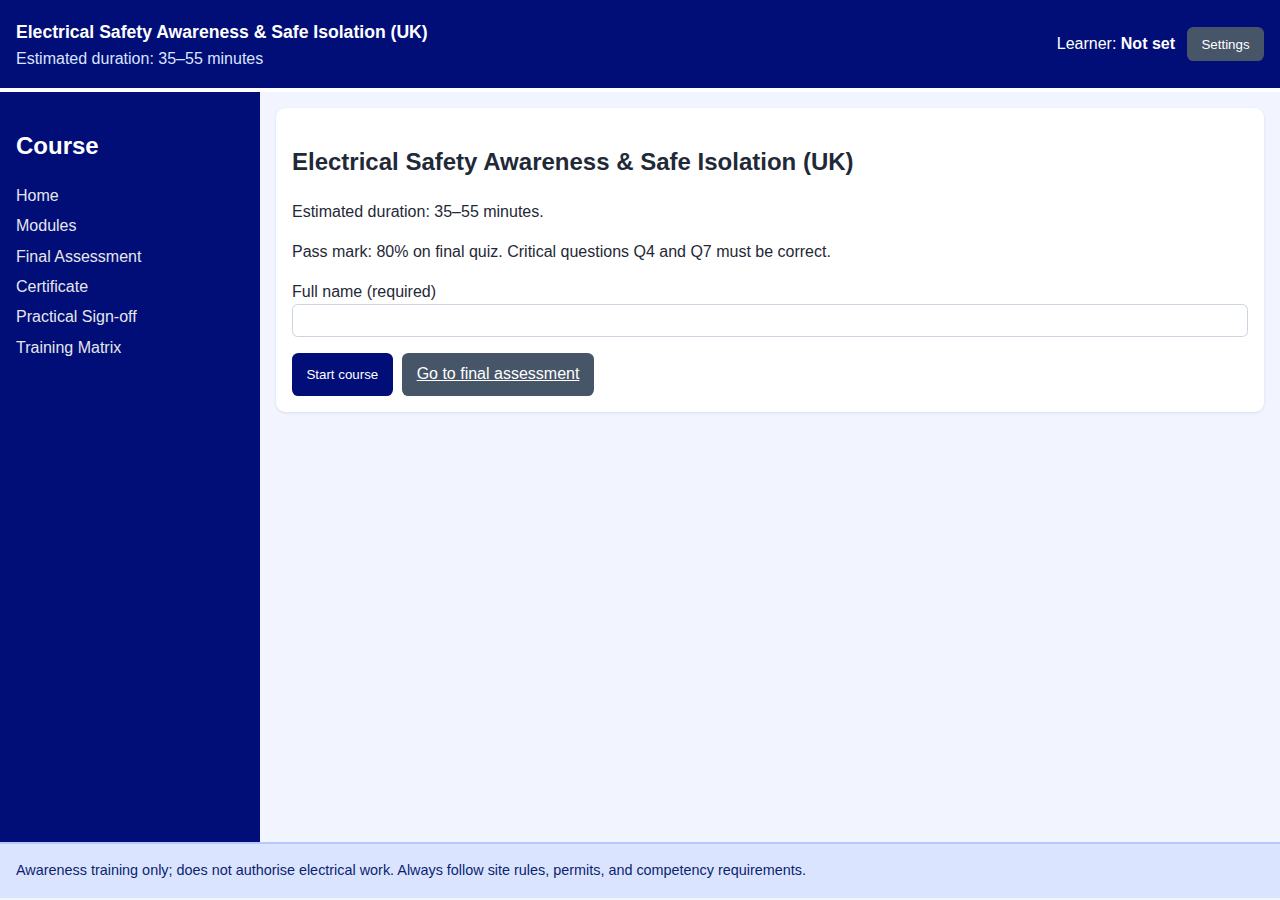
<file: index.html>
<!doctype html><html lang="en"><head><meta charset="utf-8"><meta name="viewport" content="width=device-width, initial-scale=1"><title>Start</title><link rel="stylesheet" href="assets/styles.css"></head>
<body><div id="app"></div><script src="assets/app.js"></script><script>
const { initLayout, loadState, updateState, COURSE_TITLE } = window.ALSApp;
const main = initLayout('Start / Resume');
const state = loadState();
const hasName = !!state.learner.name;
main.innerHTML = `<section class="card"><h2>${COURSE_TITLE}</h2>
<p>Estimated duration: 35–55 minutes.</p>
<p>Pass mark: 80% on final quiz. Critical questions Q4 and Q7 must be correct.</p>
<form id="startForm">
<label>Full name (required)<input type="text" id="fullName" required value="${state.learner.name || ''}"></label>
<div class="nav-buttons"><button class="btn" type="submit">${hasName?'Resume':'Start'} course</button><a href="quiz.html" class="btn secondary">Go to final assessment</a></div>
</form></section>`;
main.querySelector('#startForm').addEventListener('submit',(e)=>{
 e.preventDefault(); const name = main.querySelector('#fullName').value.trim(); if(!name){alert('Name required.');return;}
 updateState(s=>{s.learner.name=name; s.learner.createdAtISO ||= new Date().toISOString(); s.course.startedAtISO ||= new Date().toISOString();});
 location.href='course.html';
});
</script></body></html>
</file>
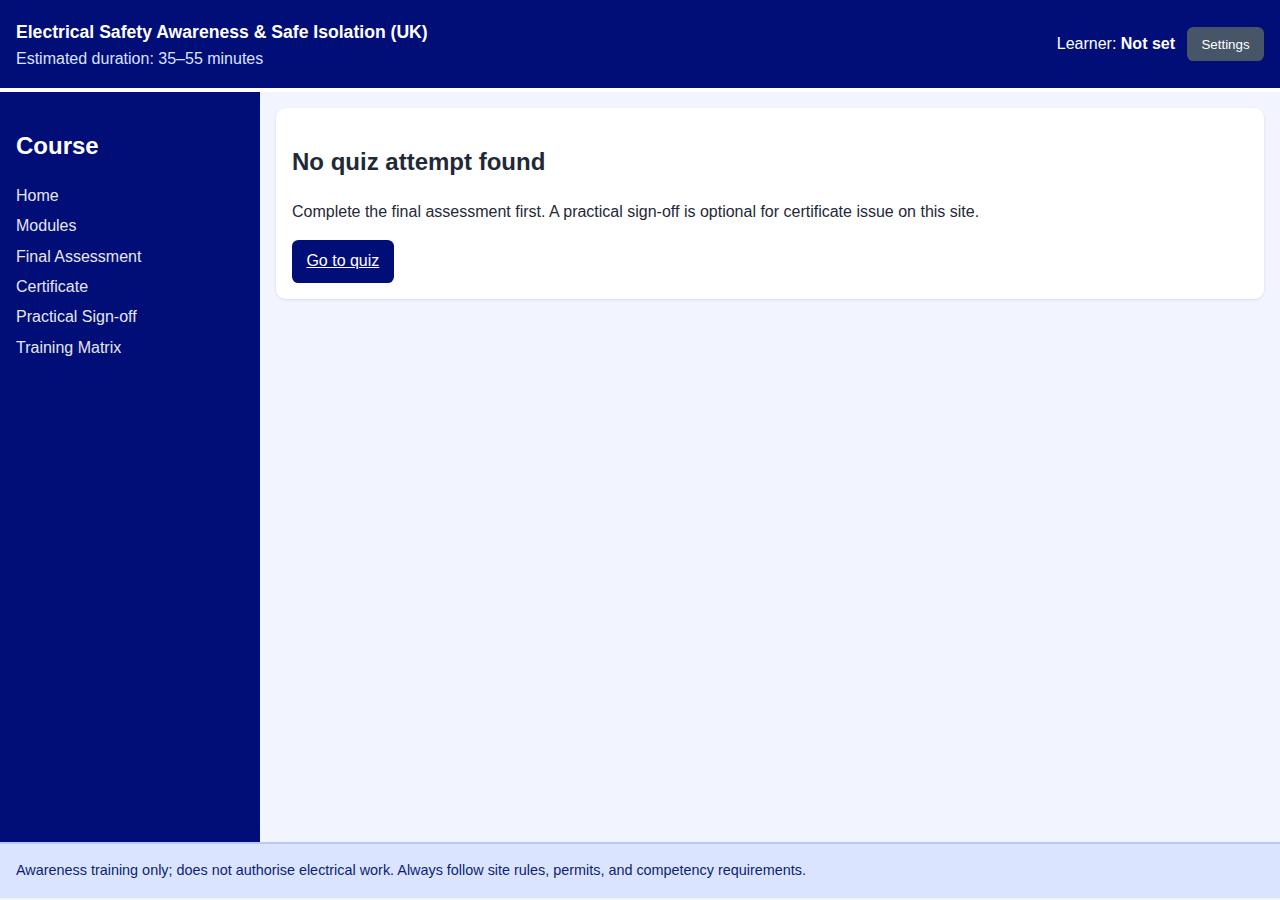
<file: certificate.html>
<!doctype html><html lang="en"><head><meta charset="utf-8"><meta name="viewport" content="width=device-width, initial-scale=1"><title>Certificate</title><link rel="stylesheet" href="assets/styles.css"></head><body><div id="app"></div><script src="assets/app.js"></script><script src="assets/certificate.js"></script></body></html>
</file>
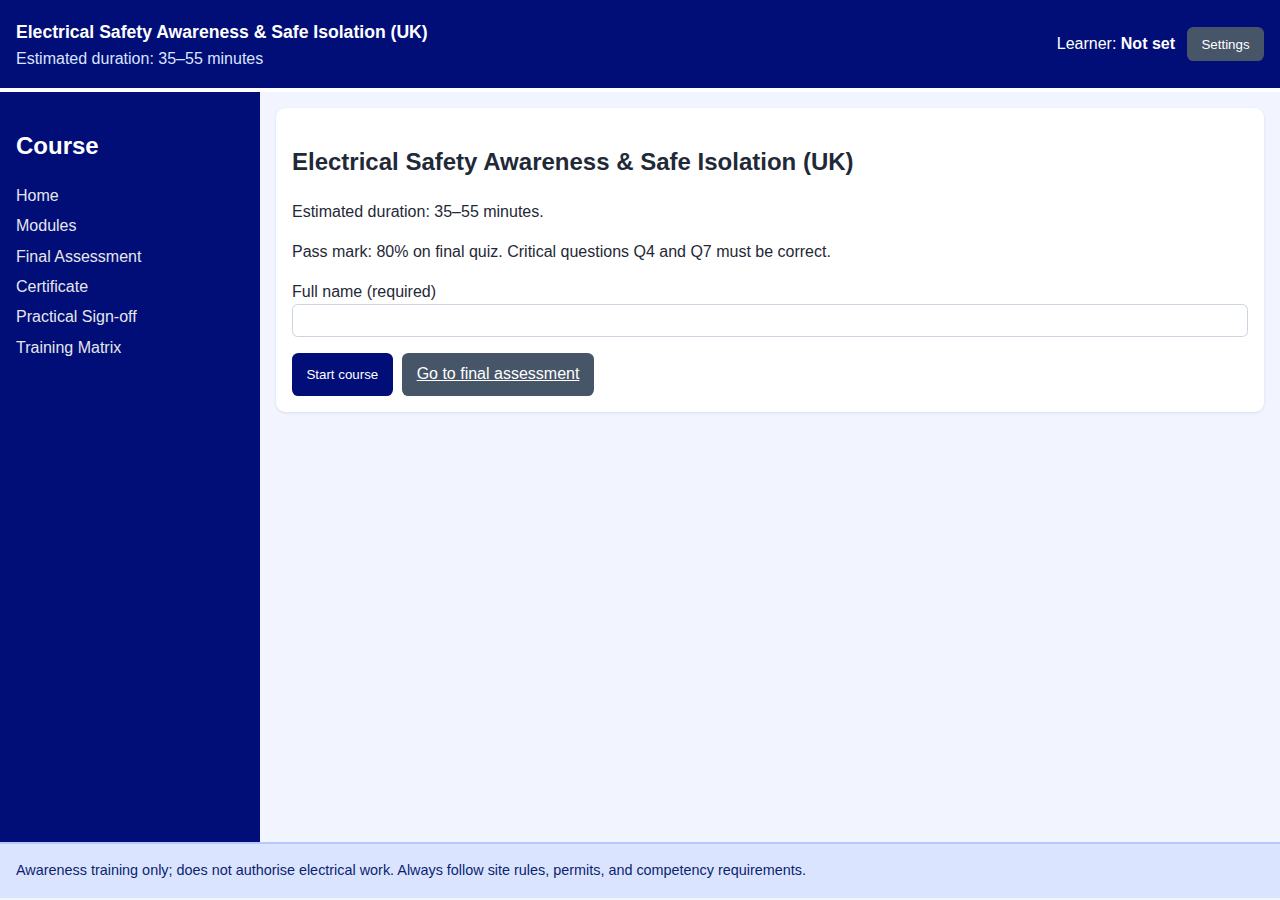
<file: course.html>
<!doctype html><html lang="en"><head><meta charset="utf-8"><meta name="viewport" content="width=device-width, initial-scale=1"><title>Course</title><link rel="stylesheet" href="assets/styles.css"></head><body><div id="app"></div><script src="assets/app.js"></script><script src="assets/course.js"></script></body></html>
</file>
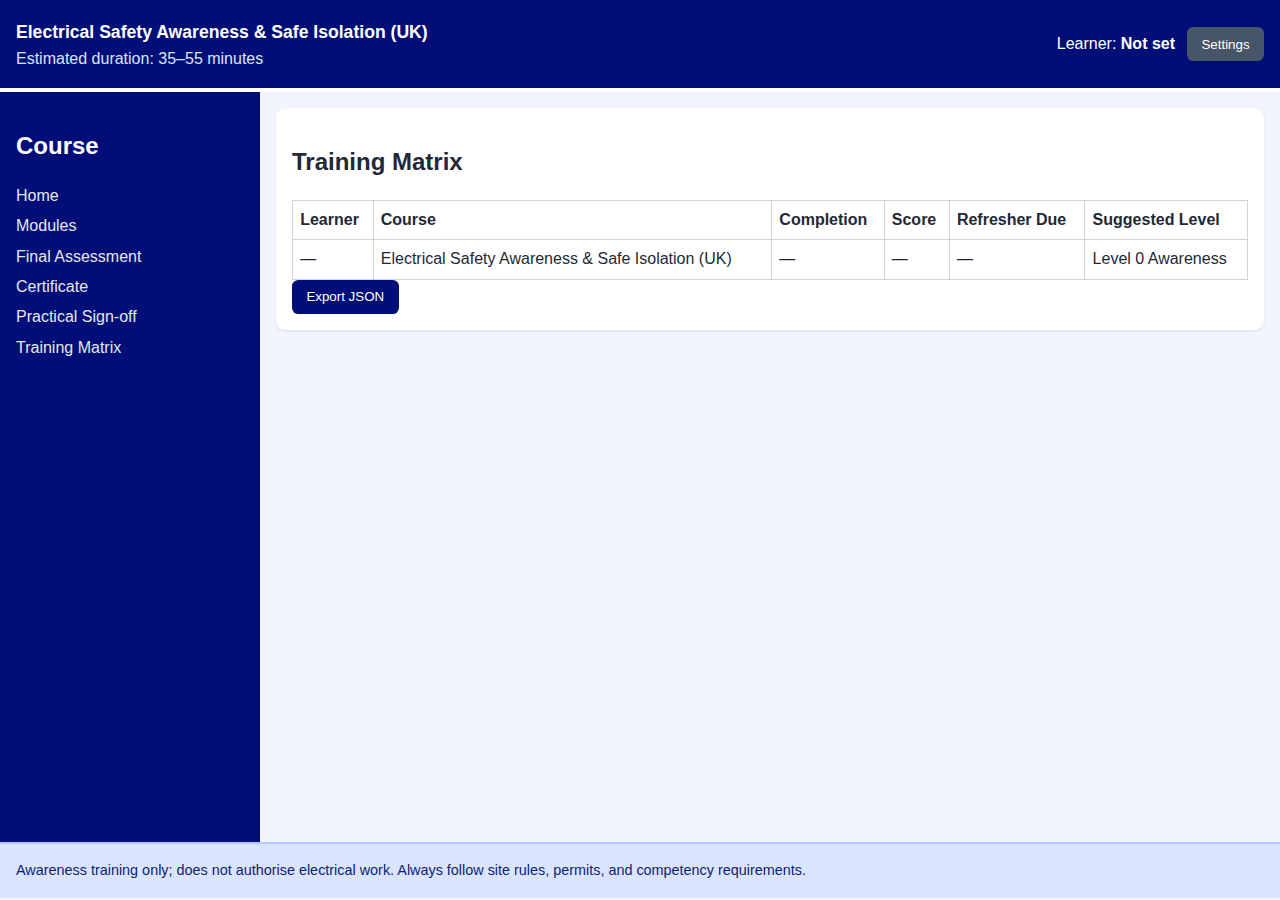
<file: matrix.html>
<!doctype html><html lang="en"><head><meta charset="utf-8"><meta name="viewport" content="width=device-width, initial-scale=1"><title>Training Matrix</title><link rel="stylesheet" href="assets/styles.css"></head><body><div id="app"></div><script src="assets/app.js"></script><script src="assets/matrix.js"></script></body></html>
</file>
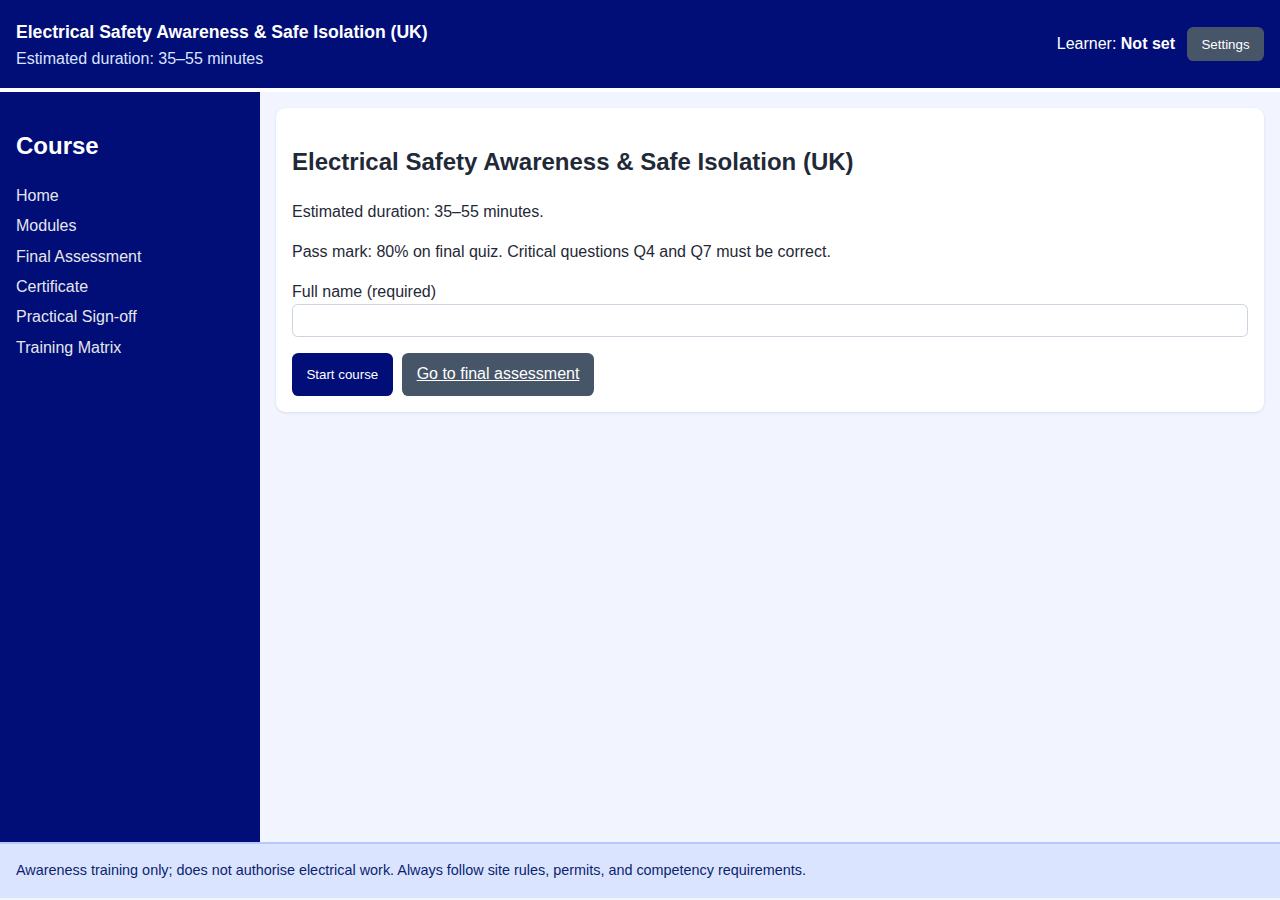
<file: quiz.html>
<!doctype html><html lang="en"><head><meta charset="utf-8"><meta name="viewport" content="width=device-width, initial-scale=1"><title>Quiz</title><link rel="stylesheet" href="assets/styles.css"></head><body><div id="app"></div><script src="assets/app.js"></script><script src="assets/quiz.js"></script></body></html>
</file>
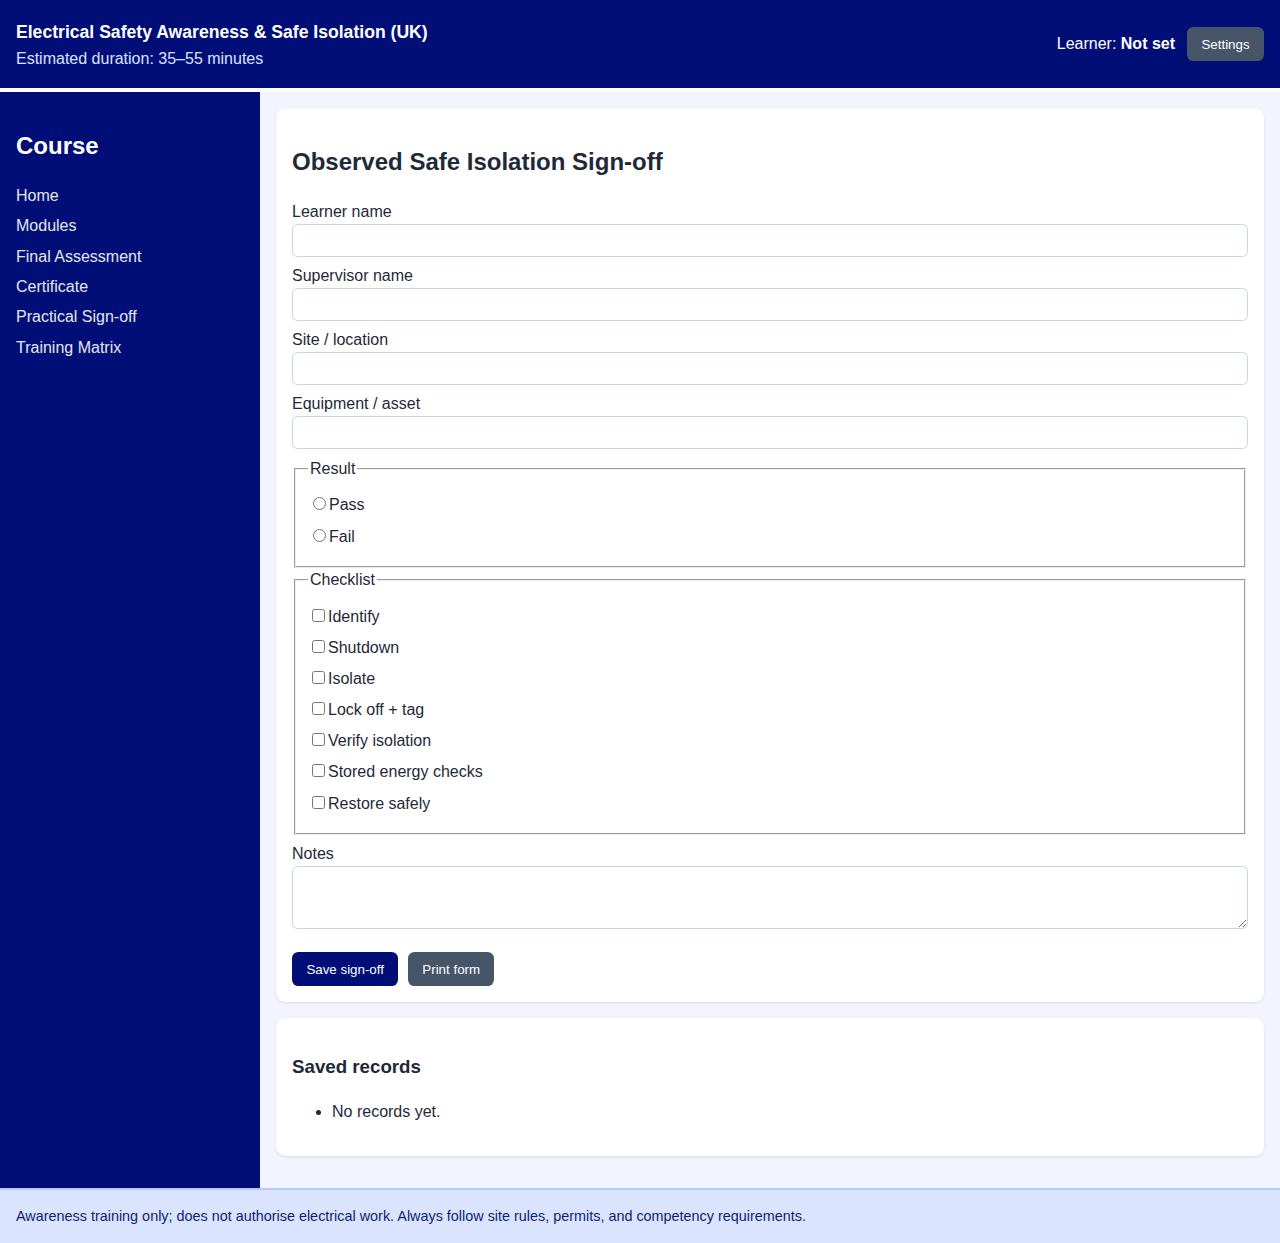
<file: signoff.html>
<!doctype html><html lang="en"><head><meta charset="utf-8"><meta name="viewport" content="width=device-width, initial-scale=1"><title>Sign-off</title><link rel="stylesheet" href="assets/styles.css"></head><body><div id="app"></div><script src="assets/app.js"></script><script src="assets/signoff.js"></script></body></html>
</file>
<file: assets/styles.css>
:root{--bg:#f2f5ff;--card:#fff;--text:#1f2937;--brand:#010E77;--brand-ink:#010E77;--brand-soft:#dbe4ff;--muted:#52607a;--danger:#b42318}
*{box-sizing:border-box} body{margin:0;font-family:Arial,sans-serif;background:var(--bg);color:var(--text);line-height:1.5}
a{color:var(--brand)}
.topbar{display:flex;justify-content:space-between;gap:1rem;padding:1rem;background:linear-gradient(90deg,var(--brand-ink),var(--brand));color:#fff;align-items:center;flex-wrap:wrap;border-bottom:4px solid #fff}
.subline{margin:0;color:#dbe4ff}.topbar h1{font-size:1.1rem;margin:.1rem 0}
.top-actions{display:flex;align-items:center;gap:.75rem;flex-wrap:wrap;justify-content:flex-end}
.brand-corner-logo{width:170px;max-width:42vw;height:auto;background:#fff;border-radius:.4rem;padding:.2rem}
.layout{display:grid;grid-template-columns:260px 1fr;min-height:calc(100vh - 150px)}
.sidebar{background:var(--brand);color:#fff;padding:1rem}.sidebar ul{list-style:none;padding:0;margin:0}.sidebar li{margin:.4rem 0}.sidebar a{color:#e5e7eb;text-decoration:none}
main{padding:1rem;max-width:1100px}.site-footer{padding:1rem;background:#dbe4ff;font-size:.9rem;color:#0b1f70;border-top:2px solid #b7c8ff}
.nav-toggle{display:none;margin:.5rem;background:var(--brand);color:#fff;border:0;padding:.6rem .8rem;border-radius:.4rem}
.card{background:var(--card);padding:1rem;border-radius:.6rem;box-shadow:0 1px 3px rgba(0,0,0,.1);margin-bottom:1rem}
.inset{background:#f8fafc}.muted,.hint{color:var(--muted)} .alert{border-left:4px solid #f59e0b;padding:.5rem;background:#fffbeb}
.btn{background:var(--brand);color:#fff;border:0;padding:.6rem .9rem;border-radius:.4rem;cursor:pointer}.btn.secondary{background:#475569}.btn.danger{background:var(--danger)}.btn.tiny{padding:.2rem .5rem;font-size:.85rem}
.btn:disabled{opacity:.4;cursor:not-allowed}
label{display:block;margin:.45rem 0} input[type=text],input[type=number],textarea{width:100%;padding:.5rem;border:1px solid #cbd5e1;border-radius:.35rem}
.inline{display:flex;gap:.5rem;align-items:flex-start}
.nav-buttons{display:flex;gap:.6rem;flex-wrap:wrap;margin-top:1rem}.feedback{font-weight:700}
.progress{height:12px;background:#dbeafe;border-radius:999px;overflow:hidden}.progress span{display:block;background:#0ea5e9;height:100%}
.order-row{display:flex;justify-content:space-between;border:1px solid #d1d5db;padding:.45rem;margin:.35rem 0;border-radius:.35rem;background:#fff}
.table-wrap{overflow:auto} table{width:100%;border-collapse:collapse;background:#fff}th,td{border:1px solid #d1d5db;padding:.45rem;text-align:left}
.certificate{text-align:center;border:3px double var(--brand);padding:1.4rem;background:#fff}.cert-pass{font-size:2rem;color:#15803d;margin:.3rem 0}
.cert-logo{display:block;width:220px;max-width:80%;height:auto;margin:0 auto .55rem;background:#fff;border-radius:.4rem;padding:.25rem;border:1px solid #b7c8ff}
.modal{position:fixed;inset:0;background:rgba(0,0,0,.55);display:grid;place-items:center;padding:1rem}.modal.hidden{display:none}.modal-card{background:#fff;padding:1rem;border-radius:.5rem;max-width:560px;width:100%}
:focus-visible{outline:3px solid #f59e0b;outline-offset:2px}
@media (max-width:900px){.layout{grid-template-columns:1fr}.sidebar{display:none}.sidebar.open{display:block}.nav-toggle{display:block}}
@media print{.topbar,.sidebar,.nav-toggle,.site-footer,.nav-buttons,#settingsBtn{display:none!important} main{max-width:none;padding:0}.certificate,.print-sheet{box-shadow:none;border:1px solid #000}}

.concept-panel{display:grid;grid-template-columns:1.2fr 1fr;gap:1rem;align-items:start;margin:.8rem 0;padding:.8rem;border:1px solid #dbe2ea;border-radius:.6rem;background:#ffffff}
.concept-visual svg{width:100%;height:auto;background:#fff;border-radius:.5rem}
.concept-copy ul{padding-left:1.1rem;margin:.4rem 0}
.try-block{grid-column:1/-1;background:#f8fafc;border:1px solid #dbe2ea;border-radius:.5rem;padding:.8rem}
.sort-grid{display:grid;grid-template-columns:repeat(auto-fit,minmax(220px,1fr));gap:.5rem;margin:.5rem 0}
.duty-card{border:1px solid #cbd5e1;background:#fff;border-radius:.5rem;padding:.55rem;text-align:left;display:flex;justify-content:space-between;gap:.4rem;align-items:center}
.duty-card.selected{border-color:#0b5cab;box-shadow:0 0 0 2px #bfdbfe}
.pill{font-size:.75rem;background:#e2e8f0;padding:.2rem .4rem;border-radius:999px}
.assign-controls{display:flex;gap:.5rem;flex-wrap:wrap}
.scenario-grid{display:grid;grid-template-columns:repeat(auto-fit,minmax(250px,1fr));gap:.6rem}
.scenario-card{border:1px solid #cbd5e1;border-radius:.5rem;padding:.6rem;background:#fff}
.choice-row{display:flex;gap:.4rem;flex-wrap:wrap}
.hotspot-list{display:grid;gap:.4rem;margin:.6rem 0}
.haz-dot{cursor:pointer;transition:transform .2s ease, fill .2s ease}
.haz-dot:hover,.haz-dot:focus-visible{transform:scale(1.15)}
.haz-dot.found{fill:#16a34a}
.recap{margin-top:.6rem;padding:.55rem;background:#ecfeff;border-left:4px solid #0891b2}
.hidden{display:none}
.callout{margin:.8rem 0;padding:.6rem;background:#fff7ed;border-left:4px solid #f97316}
.tile-grid{display:grid;grid-template-columns:repeat(auto-fit,minmax(220px,1fr));gap:.5rem}
.tile{display:flex;gap:.45rem;padding:.5rem;border:1px solid #cbd5e1;border-radius:.45rem;background:#fff}
.scenario-sim{border:1px solid #dbe2ea;background:#fff;border-radius:.6rem;padding:.8rem;margin:.7rem 0}
.report-box{white-space:pre-wrap;background:#0f172a;color:#e2e8f0;padding:.7rem;border-radius:.45rem;min-height:120px}
.photo-gallery-wrap{margin-top:1rem}
.photo-gallery{display:grid;grid-template-columns:repeat(auto-fit,minmax(220px,1fr));gap:.75rem}
.photo-card{margin:0;border:1px solid #dbe2ea;border-radius:.55rem;overflow:hidden;background:#fff}
.photo-card img{display:block;width:100%;height:160px;object-fit:cover;background:#f1f5f9}
.photo-card figcaption{padding:.55rem;font-size:.88rem;color:#334155}
@media (max-width:900px){.concept-panel{grid-template-columns:1fr}}
</file>
